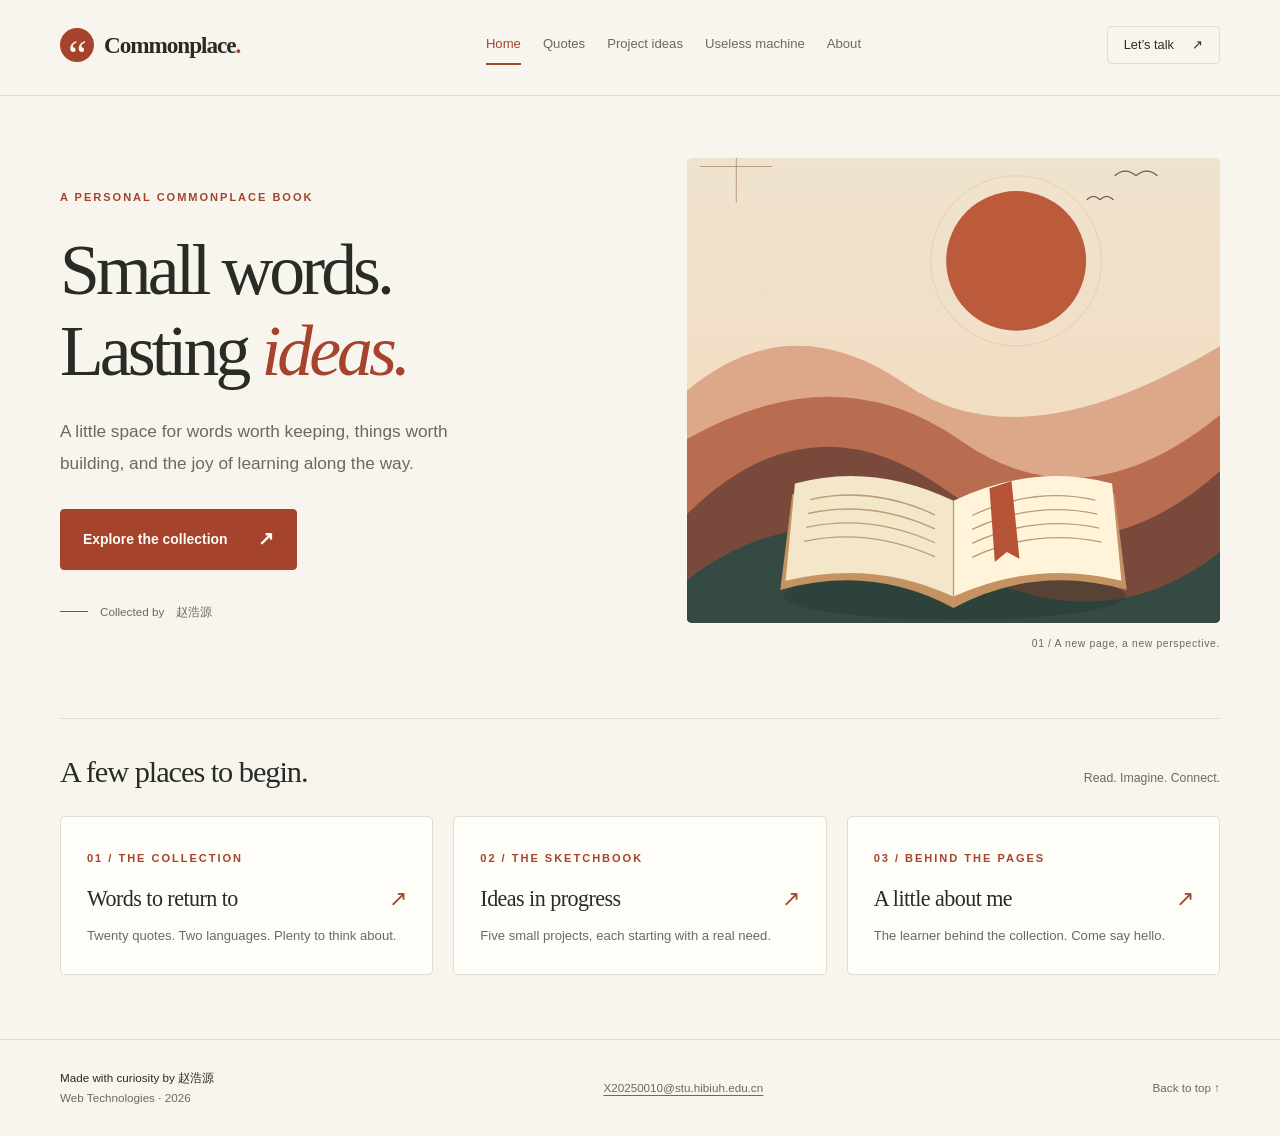
<file: index.html>
<!DOCTYPE html>
<html lang="en">
<head>
  <meta charset="UTF-8">
  <meta name="viewport" content="width=device-width, initial-scale=1.0">
  <meta name="description" content="A personal commonplace book by Zhao Haoyuan: quotes, ideas, and learning on the web.">
  <title>Home · 赵浩源</title>
  <link rel="icon" href="favicon-32.png" sizes="32x32" type="image/png">
  <link rel="apple-touch-icon" href="apple-touch-icon.png">
  <link rel="stylesheet" href="style.css">
</head>
<body>
  <a class="skip-link" href="#main-content">Skip to content</a>
  <header id="site-header"></header>
  <main id="main-content" tabindex="-1">
    <section class="hero" aria-labelledby="home-title">
      <div class="hero-copy">
        <p class="eyebrow">A personal commonplace book</p>
        <h1 id="home-title">Small words.<br>Lasting <em>ideas.</em></h1>
        <p class="intro">A little space for words worth keeping, things worth building, and the joy of learning along the way.</p>
        <a class="button" href="quotes.html">Explore the collection <span aria-hidden="true">↗</span></a>
        <p class="byline"><span class="small-rule" aria-hidden="true"></span> Collected by <span lang="zh">赵浩源</span></p>
      </div>
      <figure class="hero-art">
        <img src="images/hero.svg" width="800" height="880" alt="An original illustration of an open book, a rising sun, and terracotta hills beneath a pale sky">
        <figcaption>01 / A new page, a new perspective.</figcaption>
      </figure>
    </section>
    <section class="explore" aria-labelledby="explore-title">
      <div class="section-heading"><h2 id="explore-title">A few places to begin.</h2><p>Read. Imagine. Connect.</p></div>
      <div class="entry-grid">
        <a class="entry-card" href="quotes.html"><span class="eyebrow">01 / The collection</span><h3>Words to return to <span aria-hidden="true">↗</span></h3><p>Twenty quotes. Two languages. Plenty to think about.</p></a>
        <a class="entry-card" href="project.html"><span class="eyebrow">02 / The sketchbook</span><h3>Ideas in progress <span aria-hidden="true">↗</span></h3><p>Five small projects, each starting with a real need.</p></a>
        <a class="entry-card" href="about.html"><span class="eyebrow">03 / Behind the pages</span><h3>A little about me <span aria-hidden="true">↗</span></h3><p>The learner behind the collection. Come say hello.</p></a>
      </div>
    </section>
  </main>
  <footer id="site-footer"></footer>
  <noscript><p class="noscript">JavaScript is off. Explore <a href="index.html">Home</a>, <a href="quotes.html">Quotes</a>, <a href="project.html">Project ideas</a>, <a href="machine.html">Useless machine</a>, or <a href="about.html">About</a>. Quote interactions require JavaScript.</p></noscript>
  <script src="nav.js"></script>

</body>
</html>
</file>
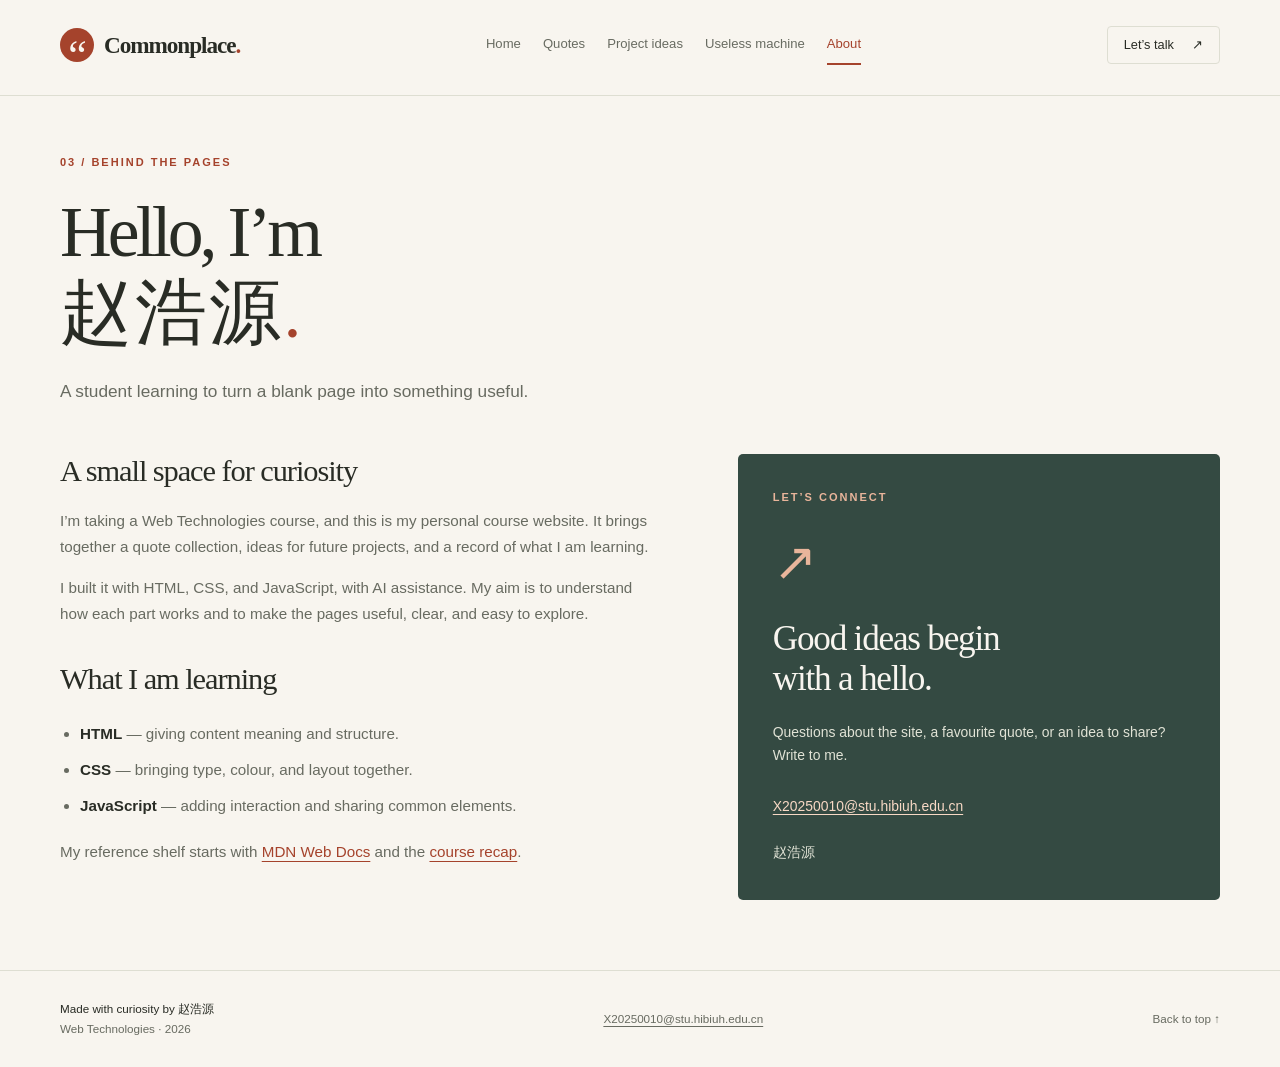
<file: about.html>
<!DOCTYPE html>
<html lang="en">
<head>
  <meta charset="UTF-8">
  <meta name="viewport" content="width=device-width, initial-scale=1.0">
  <meta name="description" content="Meet Zhao Haoyuan, the student behind Commonplace, and get in touch.">
  <title>About · 赵浩源</title>
  <link rel="icon" href="favicon-32.png" sizes="32x32" type="image/png">
  <link rel="apple-touch-icon" href="apple-touch-icon.png">
  <link rel="stylesheet" href="style.css">
</head>
<body>
  <a class="skip-link" href="#main-content">Skip to content</a>
  <header id="site-header"></header>
  <main id="main-content" tabindex="-1">
    <div class="page-intro">
      <p class="eyebrow">03 / Behind the pages</p>
      <h1>Hello, I’m<br><span lang="zh" class="chinese-name">赵浩源</span><span class="accent">.</span></h1>
      <p class="intro">A student learning to turn a blank page into something useful.</p>
    </div>
    <div class="about-layout">
      <div>
        <section class="about-section" aria-labelledby="story-title"><h2 id="story-title">A small space for curiosity</h2><p>I’m taking a Web Technologies course, and this is my personal course website. It brings together a quote collection, ideas for future projects, and a record of what I am learning.</p><p>I built it with HTML, CSS, and JavaScript, with AI assistance. My aim is to understand how each part works and to make the pages useful, clear, and easy to explore.</p></section>
        <section class="about-section" aria-labelledby="learning-title"><h2 id="learning-title">What I am learning</h2><ul class="learning-list"><li><strong>HTML</strong> — giving content meaning and structure.</li><li><strong>CSS</strong> — bringing type, colour, and layout together.</li><li><strong>JavaScript</strong> — adding interaction and sharing common elements.</li></ul><p>My reference shelf starts with <a href="https://developer.mozilla.org/en-US/docs/Learn_web_development">MDN Web Docs</a> and the <a href="https://webtech.landrock.io/slides/recap-2-4.html">course recap</a>.</p></section>
      </div>
      <section id="contact" class="contact-card" aria-labelledby="contact-title"><p class="eyebrow">Let’s connect</p><span class="contact-symbol" aria-hidden="true">↗</span><h2 id="contact-title">Good ideas begin<br>with a hello.</h2><p>Questions about the site, a favourite quote, or an idea to share? Write to me.</p><address><a href="mailto:X20250010@stu.hibiuh.edu.cn">X20250010@stu.hibiuh.edu.cn</a></address><p class="contact-name" lang="zh">赵浩源</p></section>
    </div>
  </main>
  <footer id="site-footer"></footer>
  <noscript><p class="noscript">JavaScript is off. Explore <a href="index.html">Home</a>, <a href="quotes.html">Quotes</a>, <a href="project.html">Project ideas</a>, <a href="machine.html">Useless machine</a>, or <a href="about.html">About</a>. Quote interactions require JavaScript.</p></noscript>
  <script src="nav.js"></script>

</body>
</html>
</file>
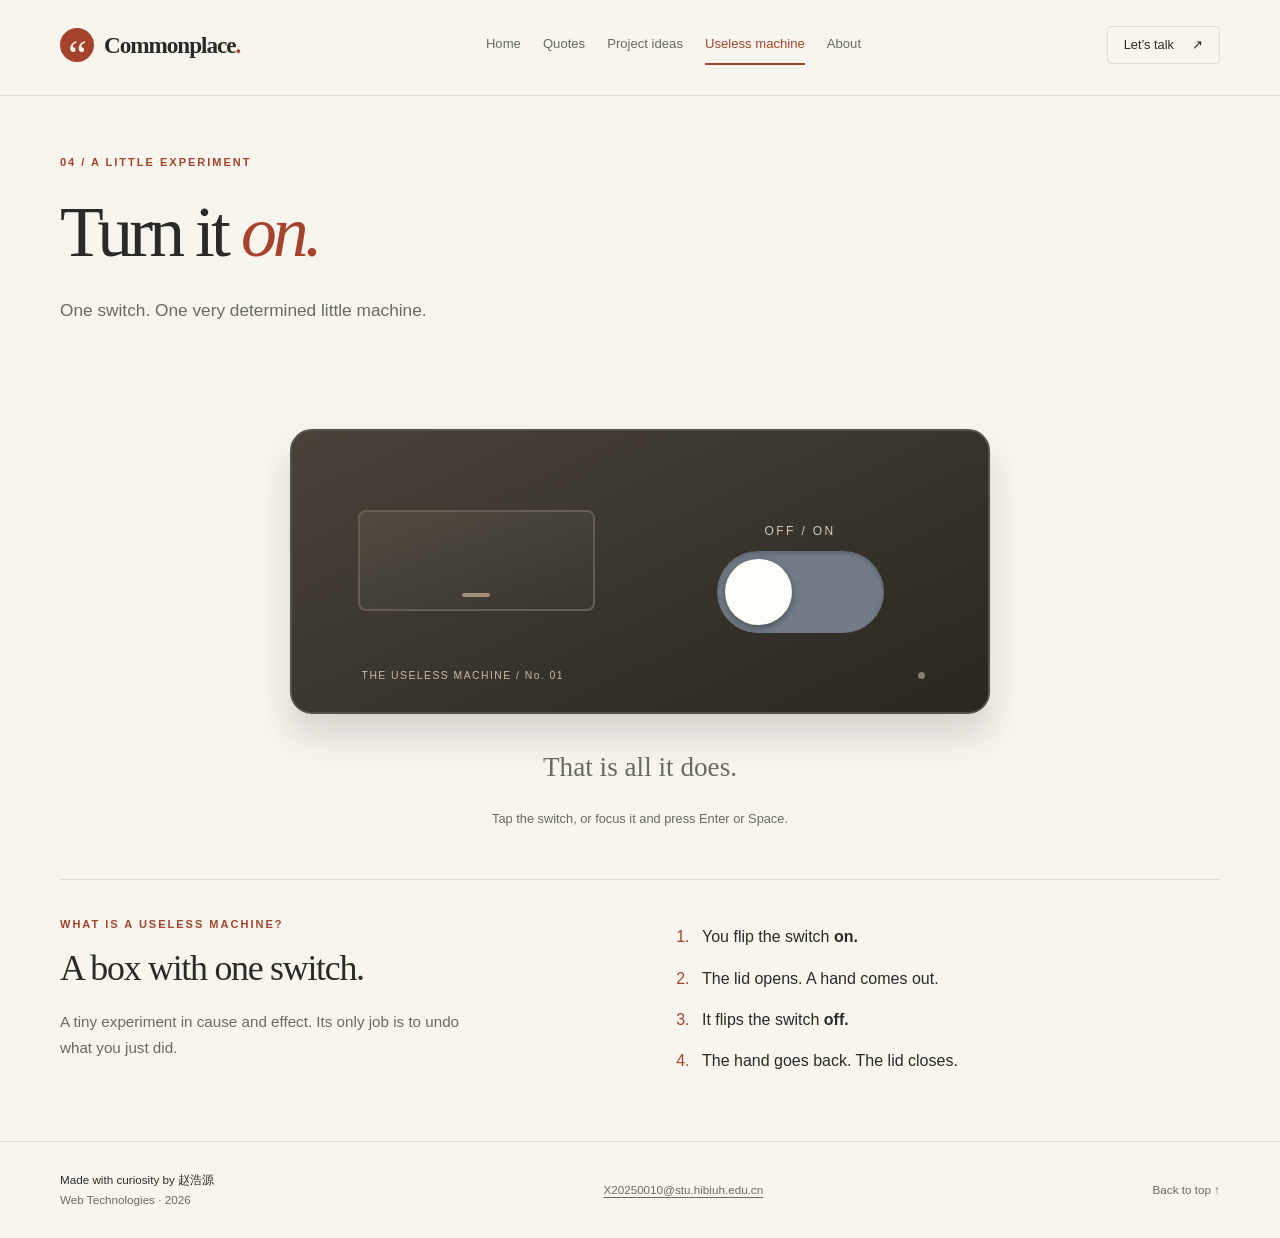
<file: machine.html>
<!DOCTYPE html>
<html lang="en">
<head>
  <meta charset="UTF-8">
  <meta name="viewport" content="width=device-width, initial-scale=1.0">
  <meta name="description" content="Turn it on. Watch a little hand turn it off. An interactive useless machine.">
  <title>Useless machine · 赵浩源</title>
  <link rel="icon" href="favicon-32.png" sizes="32x32" type="image/png">
  <link rel="apple-touch-icon" href="apple-touch-icon.png">
  <link rel="stylesheet" href="style.css">
</head>
<body>
  <a class="skip-link" href="#main-content">Skip to content</a>
  <header id="site-header"></header>
  <main id="main-content" tabindex="-1">
    <div class="page-intro">
      <p class="eyebrow">04 / A little experiment</p>
      <h1>Turn it <em>on.</em></h1>
      <p class="intro">One switch. One very determined little machine.</p>
    </div>
    <section class="machine-playground" aria-label="Interactive useless machine">
      <div class="machine" id="machine">
        <div class="machine-slot" aria-hidden="true"></div>
        <div class="machine-lid" aria-hidden="true"><span></span></div>
        <div class="machine-arm-window" aria-hidden="true">
          <svg class="machine-arm" viewBox="0 0 300 100" preserveAspectRatio="none" xmlns="http://www.w3.org/2000/svg">
            <path d="M0 43H145L168 23Q178 15 189 19L222 33H278Q295 33 295 44Q295 55 278 55H239L247 61Q254 70 244 76L231 81L207 85L180 77L151 64H0Z" fill="#e8b98c" stroke="#ba835a" stroke-width="3" stroke-linejoin="round"/>
            <path d="M212 40L239 54M204 54L231 67M195 65L219 77" fill="none" stroke="#ba835a" stroke-width="3" stroke-linecap="round"/>
            <path d="M0 39H118V69H0Z" fill="#a5432c"/>
            <path d="M116 39V69" stroke="#f8d9c5" stroke-width="6"/>
          </svg>
        </div>
        <div class="machine-switch-wrap">
          <span class="machine-switch-label" aria-hidden="true">OFF / ON</span>
          <button id="machine-switch" class="machine-switch" type="button" role="switch" aria-checked="false" aria-label="Turn on the useless machine" aria-describedby="machine-hint" disabled><span class="machine-knob" aria-hidden="true"></span></button>
        </div>
        <span class="machine-engraving" aria-hidden="true">THE USELESS MACHINE / No. 01</span>
        <span class="machine-light" aria-hidden="true"></span>
      </div>
      <p class="machine-status" id="machine-status" role="status" aria-live="polite" aria-atomic="true">That is all it does.</p>
      <p class="machine-hint" id="machine-hint">Tap the switch, or focus it and press Enter or Space.</p>
      <noscript><p>This machine needs JavaScript to move. Enable JavaScript and reload to try it.</p></noscript>
    </section>
    <section class="machine-explainer" aria-labelledby="machine-title">
      <div><p class="eyebrow">What is a useless machine?</p><h2 id="machine-title">A box with one switch.</h2><p>A tiny experiment in cause and effect. Its only job is to undo what you just did.</p></div>
      <ol><li>You flip the switch <strong>on.</strong></li><li>The lid opens. A hand comes out.</li><li>It flips the switch <strong>off.</strong></li><li>The hand goes back. The lid closes.</li></ol>
    </section>
  </main>
  <footer id="site-footer"></footer>
  <noscript><p class="noscript">JavaScript is off. Explore <a href="index.html">Home</a>, <a href="quotes.html">Quotes</a>, <a href="project.html">Project ideas</a>, <a href="machine.html">Useless machine</a>, or <a href="about.html">About</a>.</p></noscript>
  <script src="nav.js"></script>
  <script src="machine.js"></script>
</body>
</html>
</file>
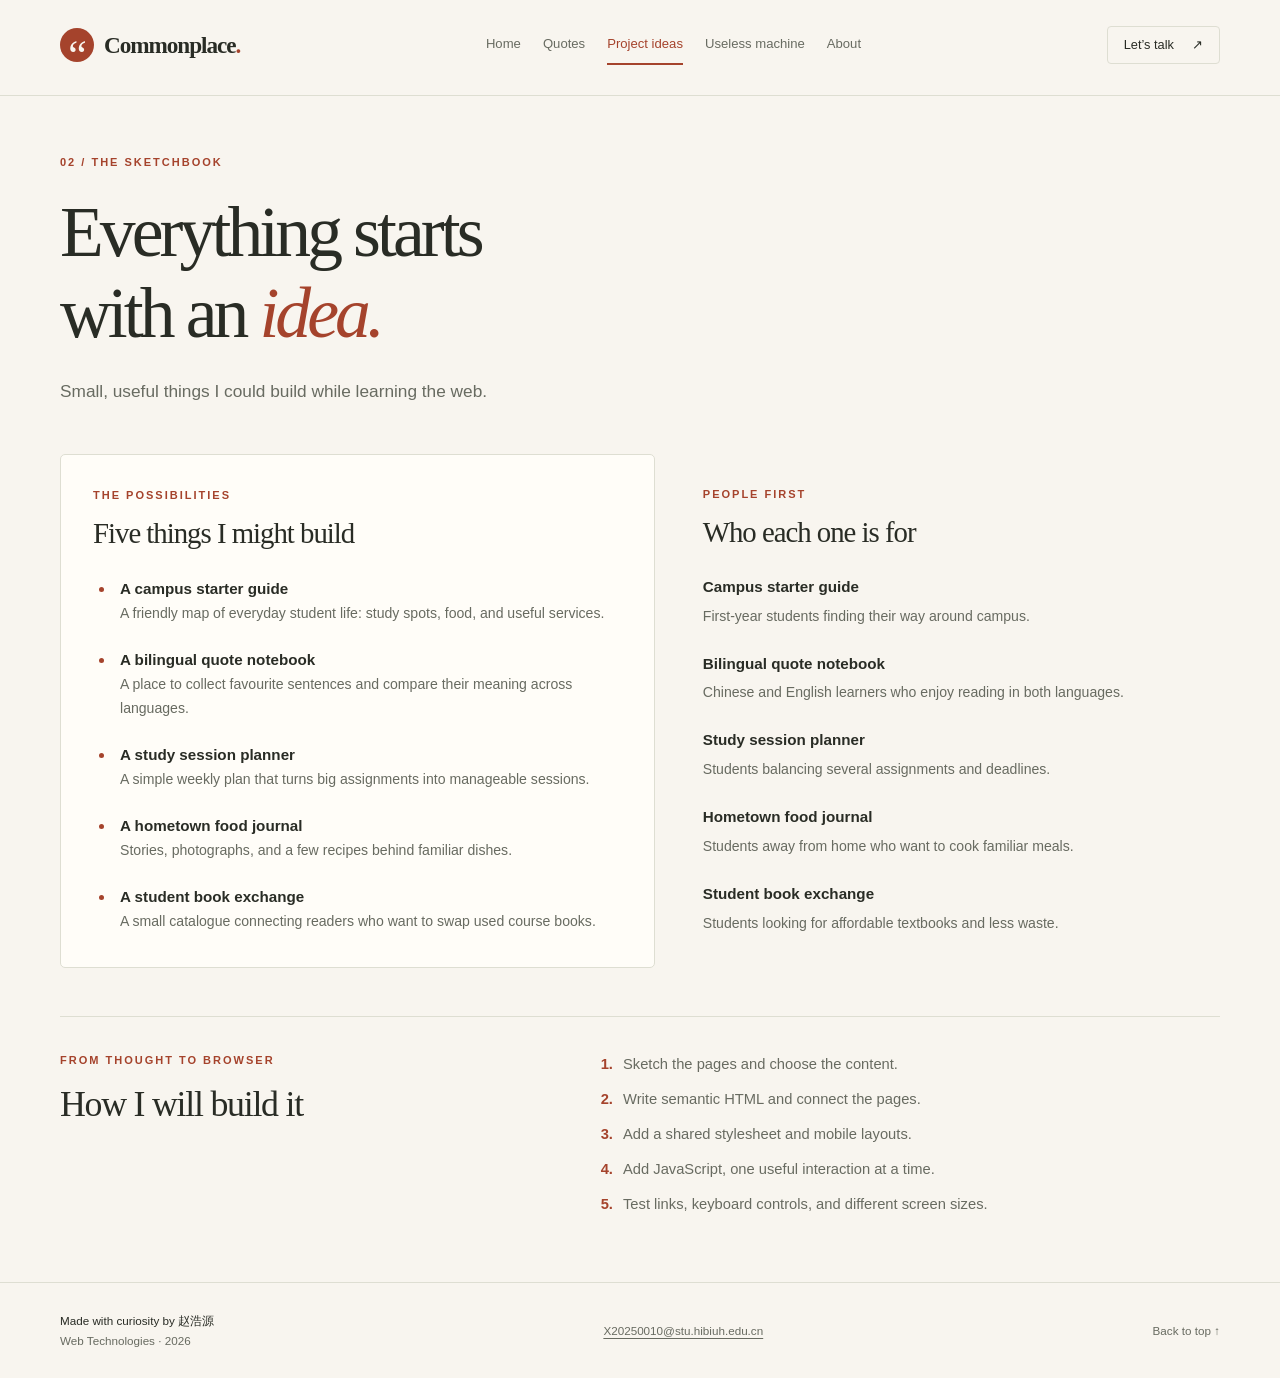
<file: project.html>
<!DOCTYPE html>
<html lang="en">
<head>
  <meta charset="UTF-8">
  <meta name="viewport" content="width=device-width, initial-scale=1.0">
  <meta name="description" content="Five practical website ideas, their audiences, and a simple plan to build them.">
  <title>Project ideas · 赵浩源</title>
  <link rel="icon" href="favicon-32.png" sizes="32x32" type="image/png">
  <link rel="apple-touch-icon" href="apple-touch-icon.png">
  <link rel="stylesheet" href="style.css">
</head>
<body>
  <a class="skip-link" href="#main-content">Skip to content</a>
  <header id="site-header"></header>
  <main id="main-content" tabindex="-1">
    <div class="page-intro">
      <p class="eyebrow">02 / The sketchbook</p>
      <h1>Everything starts<br>with an <em>idea.</em></h1>
      <p class="intro">Small, useful things I could build while learning the web.</p>
    </div>
    <div class="project-layout">
      <section class="paper-panel" aria-labelledby="ideas-title">
        <p class="eyebrow">The possibilities</p><h2 id="ideas-title">Five things I might build</h2>
        <ul class="idea-list">
          <li><strong>A campus starter guide</strong><p>A friendly map of everyday student life: study spots, food, and useful services.</p></li>
          <li><strong>A bilingual quote notebook</strong><p>A place to collect favourite sentences and compare their meaning across languages.</p></li>
          <li><strong>A study session planner</strong><p>A simple weekly plan that turns big assignments into manageable sessions.</p></li>
          <li><strong>A hometown food journal</strong><p>Stories, photographs, and a few recipes behind familiar dishes.</p></li>
          <li><strong>A student book exchange</strong><p>A small catalogue connecting readers who want to swap used course books.</p></li>
        </ul>
      </section>
      <section class="audience-panel" aria-labelledby="audience-title">
        <p class="eyebrow">People first</p><h2 id="audience-title">Who each one is for</h2>
        <dl>
          <dt>Campus starter guide</dt><dd>First-year students finding their way around campus.</dd>
          <dt>Bilingual quote notebook</dt><dd>Chinese and English learners who enjoy reading in both languages.</dd>
          <dt>Study session planner</dt><dd>Students balancing several assignments and deadlines.</dd>
          <dt>Hometown food journal</dt><dd>Students away from home who want to cook familiar meals.</dd>
          <dt>Student book exchange</dt><dd>Students looking for affordable textbooks and less waste.</dd>
        </dl>
      </section>
    </div>
    <section class="build-plan" aria-labelledby="plan-title"><div><p class="eyebrow">From thought to browser</p><h2 id="plan-title">How I will build it</h2></div><ol><li>Sketch the pages and choose the content.</li><li>Write semantic HTML and connect the pages.</li><li>Add a shared stylesheet and mobile layouts.</li><li>Add JavaScript, one useful interaction at a time.</li><li>Test links, keyboard controls, and different screen sizes.</li></ol></section>
  </main>
  <footer id="site-footer"></footer>
  <noscript><p class="noscript">JavaScript is off. Explore <a href="index.html">Home</a>, <a href="quotes.html">Quotes</a>, <a href="project.html">Project ideas</a>, <a href="machine.html">Useless machine</a>, or <a href="about.html">About</a>. Quote interactions require JavaScript.</p></noscript>
  <script src="nav.js"></script>

</body>
</html>
</file>
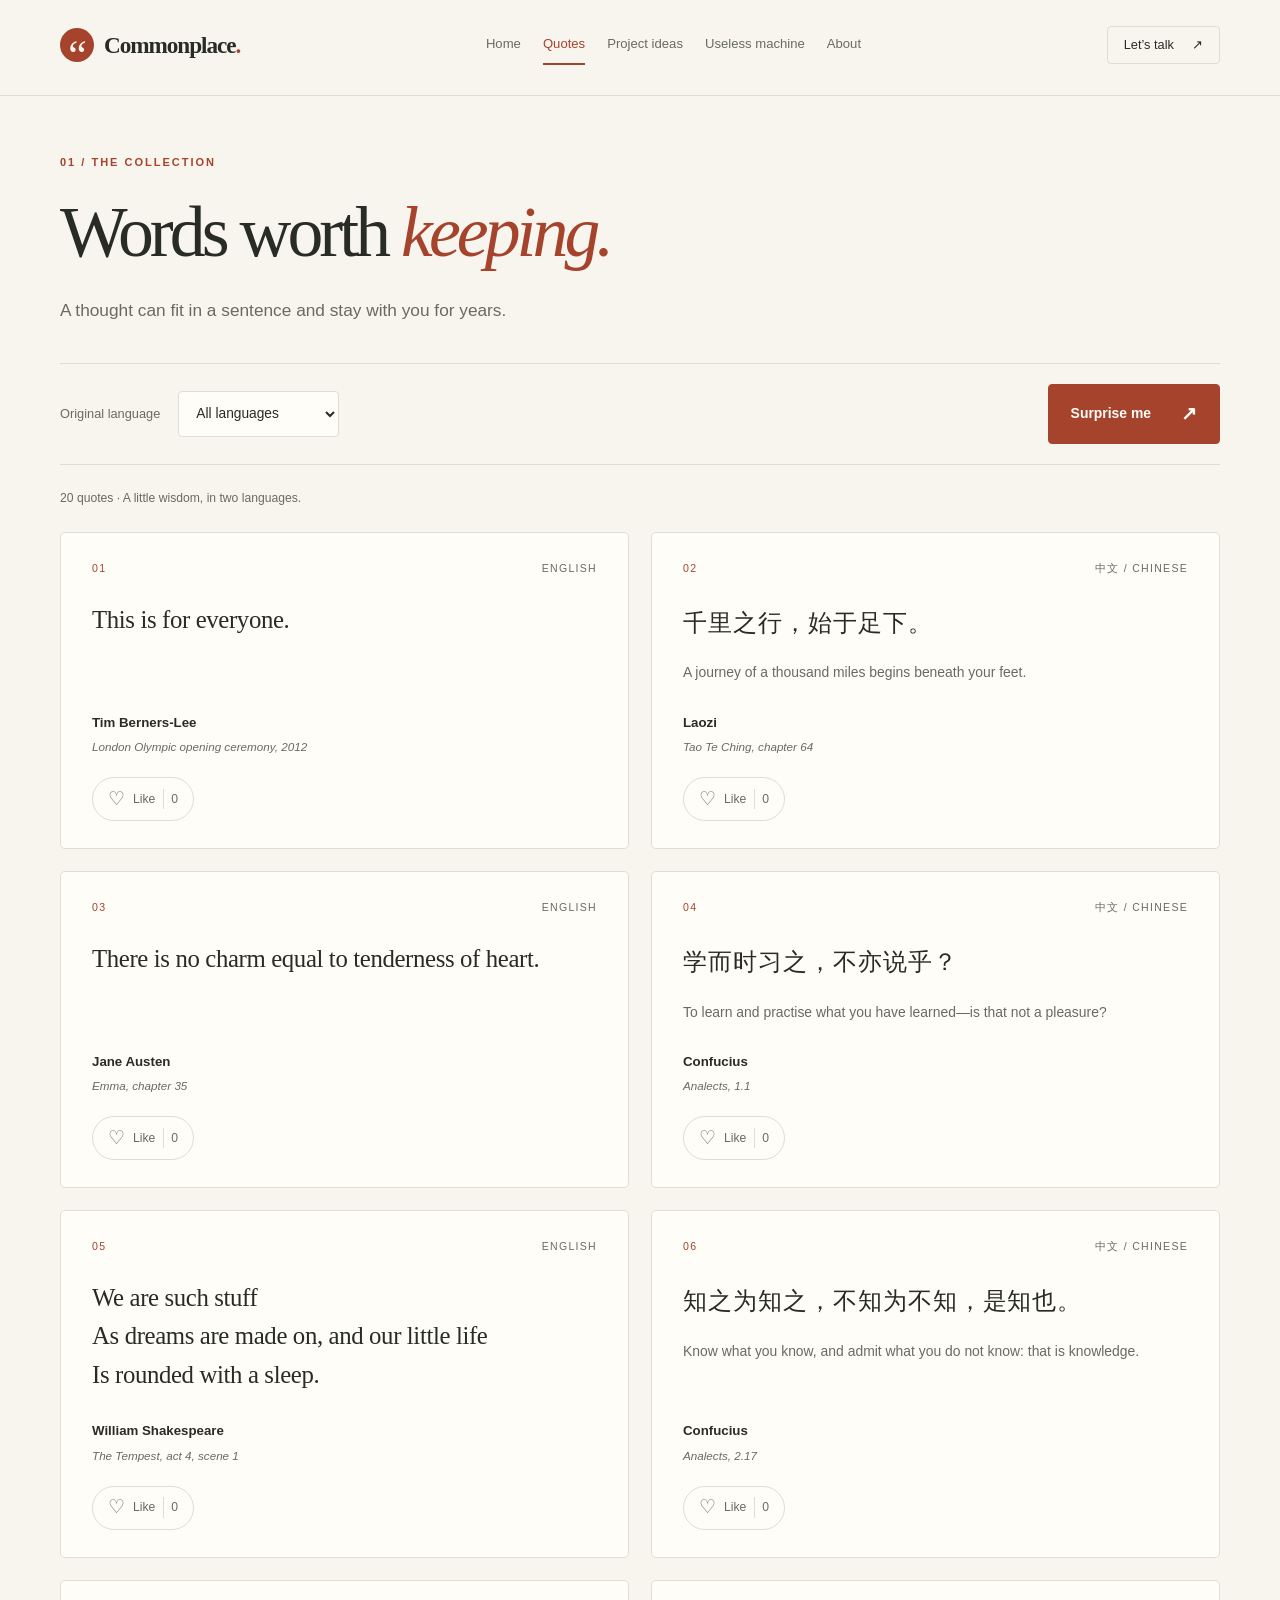
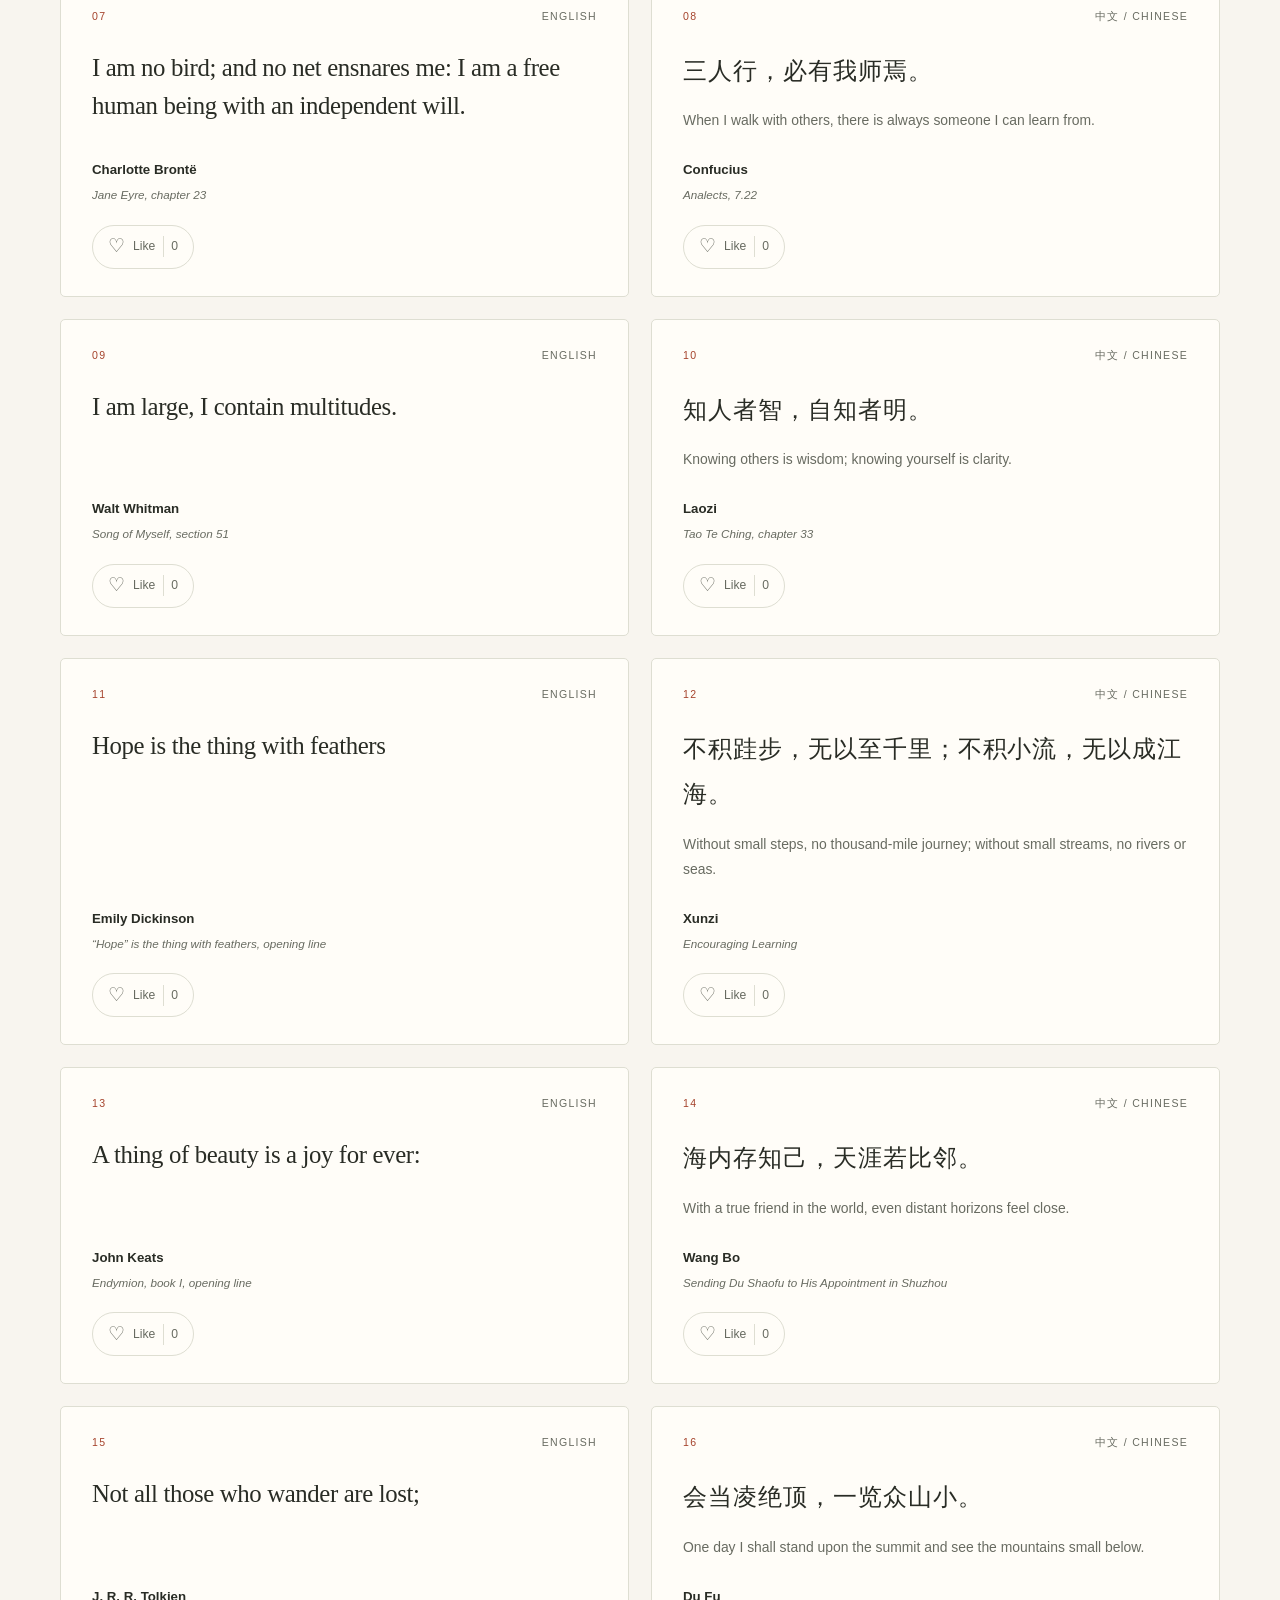
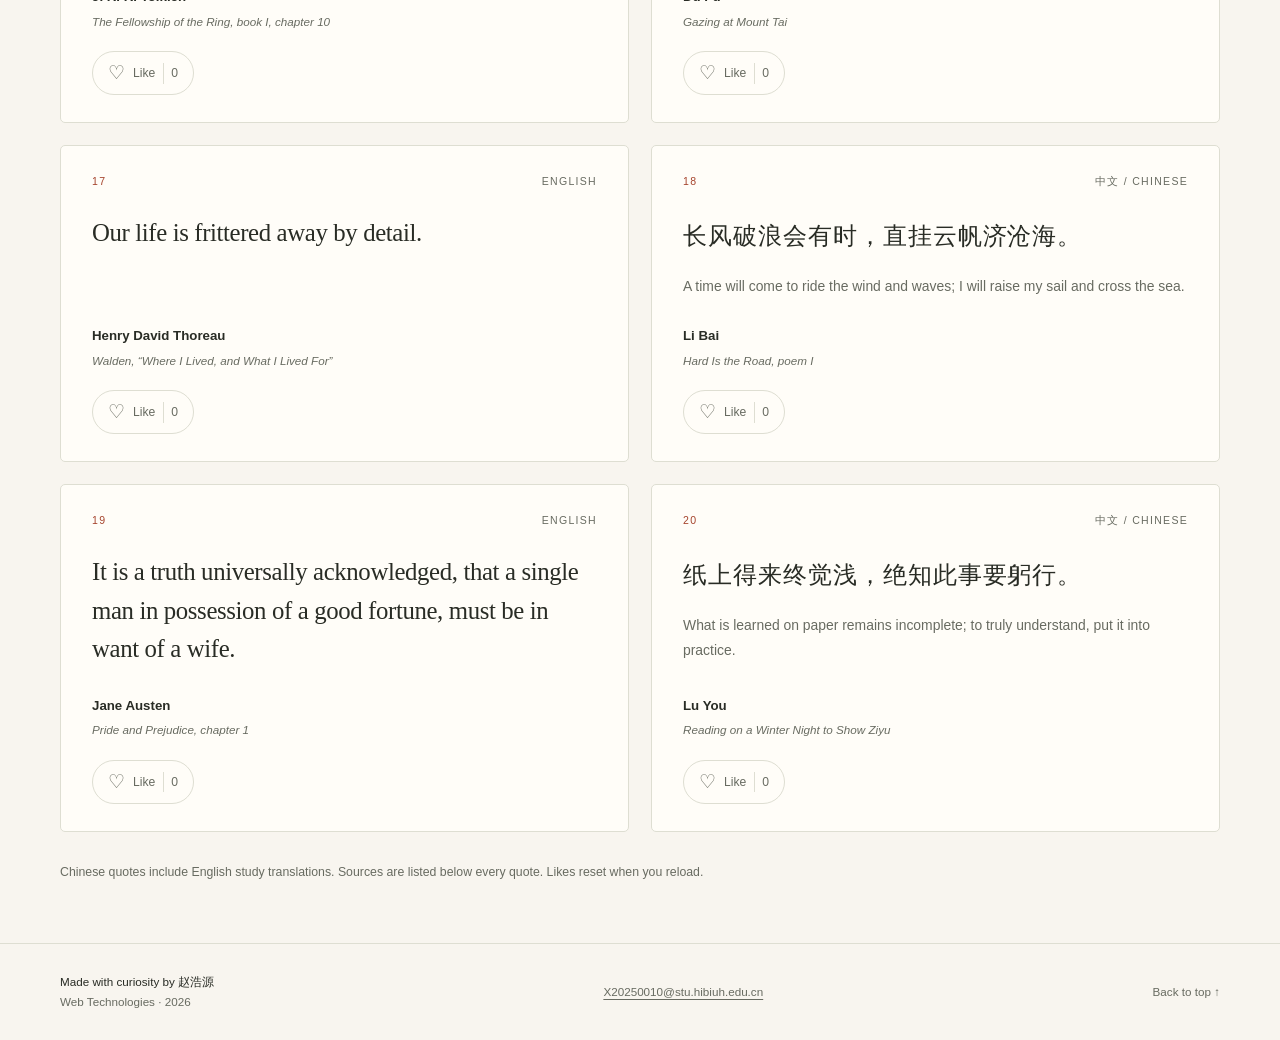
<file: quotes.html>
<!DOCTYPE html>
<html lang="en">
<head>
  <meta charset="UTF-8">
  <meta name="viewport" content="width=device-width, initial-scale=1.0">
  <meta name="description" content="Twenty sourced quotes in English and Chinese. Filter by language, like your favourites, or discover a random quote.">
  <title>Quotes · 赵浩源</title>
  <link rel="icon" href="favicon-32.png" sizes="32x32" type="image/png">
  <link rel="apple-touch-icon" href="apple-touch-icon.png">
  <link rel="stylesheet" href="style.css">
</head>
<body>
  <a class="skip-link" href="#main-content">Skip to content</a>
  <header id="site-header"></header>
  <main id="main-content" tabindex="-1">
    <div class="page-intro">
      <p class="eyebrow">01 / The collection</p>
      <h1>Words worth <em>keeping.</em></h1>
      <p class="intro">A thought can fit in a sentence and stay with you for years.</p>
    </div>
    <div class="quote-toolbar">
      <div class="filter-control"><label for="language-filter">Original language</label><select id="language-filter" disabled><option value="all">All languages</option><option value="en">English</option><option value="zh">中文 / Chinese</option></select></div>
      <button class="button" id="random-quote" type="button" disabled>Surprise me <span aria-hidden="true">↗</span></button>
    </div>
    <p id="quote-status" class="collection-count" role="status" aria-live="polite" aria-atomic="true">20 quotes · A little wisdom, in two languages.</p>
    <div class="quote-grid">
      <article class="quote" data-language="en" id="quote-1" aria-label="Quote 1 by Tim Berners-Lee" tabindex="-1">
        <div class="quote-meta"><span>01</span><span>English</span></div>
        <blockquote>
          <p lang="en">This is for everyone.</p>
        </blockquote>
        <footer><span class="author">Tim Berners-Lee</span><cite class="source">London Olympic opening ceremony, 2012</cite></footer>
        <button class="like-button" type="button" aria-label="Like quote 1 by Tim Berners-Lee" aria-pressed="false" disabled><span class="heart" aria-hidden="true">♡</span> <span class="like-label">Like</span> <span class="like-count">0</span></button>
      </article>
      <article class="quote" data-language="zh" id="quote-2" aria-label="Quote 2 by Laozi" tabindex="-1">
        <div class="quote-meta"><span>02</span><span>中文 / Chinese</span></div>
        <blockquote>
          <p lang="zh">千里之行，始于足下。</p>
          <p class="translation">A journey of a thousand miles begins beneath your feet.</p>
        </blockquote>
        <footer><span class="author">Laozi</span><cite class="source">Tao Te Ching, chapter 64</cite></footer>
        <button class="like-button" type="button" aria-label="Like quote 2 by Laozi" aria-pressed="false" disabled><span class="heart" aria-hidden="true">♡</span> <span class="like-label">Like</span> <span class="like-count">0</span></button>
      </article>
      <article class="quote" data-language="en" id="quote-3" aria-label="Quote 3 by Jane Austen" tabindex="-1">
        <div class="quote-meta"><span>03</span><span>English</span></div>
        <blockquote>
          <p lang="en">There is no charm equal to tenderness of heart.</p>
        </blockquote>
        <footer><span class="author">Jane Austen</span><cite class="source">Emma, chapter 35</cite></footer>
        <button class="like-button" type="button" aria-label="Like quote 3 by Jane Austen" aria-pressed="false" disabled><span class="heart" aria-hidden="true">♡</span> <span class="like-label">Like</span> <span class="like-count">0</span></button>
      </article>
      <article class="quote" data-language="zh" id="quote-4" aria-label="Quote 4 by Confucius" tabindex="-1">
        <div class="quote-meta"><span>04</span><span>中文 / Chinese</span></div>
        <blockquote>
          <p lang="zh">学而时习之，不亦说乎？</p>
          <p class="translation">To learn and practise what you have learned—is that not a pleasure?</p>
        </blockquote>
        <footer><span class="author">Confucius</span><cite class="source">Analects, 1.1</cite></footer>
        <button class="like-button" type="button" aria-label="Like quote 4 by Confucius" aria-pressed="false" disabled><span class="heart" aria-hidden="true">♡</span> <span class="like-label">Like</span> <span class="like-count">0</span></button>
      </article>
      <article class="quote" data-language="en" id="quote-5" aria-label="Quote 5 by William Shakespeare" tabindex="-1">
        <div class="quote-meta"><span>05</span><span>English</span></div>
        <blockquote>
          <p lang="en">We are such stuff
As dreams are made on, and our little life
Is rounded with a sleep.</p>
        </blockquote>
        <footer><span class="author">William Shakespeare</span><cite class="source">The Tempest, act 4, scene 1</cite></footer>
        <button class="like-button" type="button" aria-label="Like quote 5 by William Shakespeare" aria-pressed="false" disabled><span class="heart" aria-hidden="true">♡</span> <span class="like-label">Like</span> <span class="like-count">0</span></button>
      </article>
      <article class="quote" data-language="zh" id="quote-6" aria-label="Quote 6 by Confucius" tabindex="-1">
        <div class="quote-meta"><span>06</span><span>中文 / Chinese</span></div>
        <blockquote>
          <p lang="zh">知之为知之，不知为不知，是知也。</p>
          <p class="translation">Know what you know, and admit what you do not know: that is knowledge.</p>
        </blockquote>
        <footer><span class="author">Confucius</span><cite class="source">Analects, 2.17</cite></footer>
        <button class="like-button" type="button" aria-label="Like quote 6 by Confucius" aria-pressed="false" disabled><span class="heart" aria-hidden="true">♡</span> <span class="like-label">Like</span> <span class="like-count">0</span></button>
      </article>
      <article class="quote" data-language="en" id="quote-7" aria-label="Quote 7 by Charlotte Brontë" tabindex="-1">
        <div class="quote-meta"><span>07</span><span>English</span></div>
        <blockquote>
          <p lang="en">I am no bird; and no net ensnares me: I am a free human being with an independent will.</p>
        </blockquote>
        <footer><span class="author">Charlotte Brontë</span><cite class="source">Jane Eyre, chapter 23</cite></footer>
        <button class="like-button" type="button" aria-label="Like quote 7 by Charlotte Brontë" aria-pressed="false" disabled><span class="heart" aria-hidden="true">♡</span> <span class="like-label">Like</span> <span class="like-count">0</span></button>
      </article>
      <article class="quote" data-language="zh" id="quote-8" aria-label="Quote 8 by Confucius" tabindex="-1">
        <div class="quote-meta"><span>08</span><span>中文 / Chinese</span></div>
        <blockquote>
          <p lang="zh">三人行，必有我师焉。</p>
          <p class="translation">When I walk with others, there is always someone I can learn from.</p>
        </blockquote>
        <footer><span class="author">Confucius</span><cite class="source">Analects, 7.22</cite></footer>
        <button class="like-button" type="button" aria-label="Like quote 8 by Confucius" aria-pressed="false" disabled><span class="heart" aria-hidden="true">♡</span> <span class="like-label">Like</span> <span class="like-count">0</span></button>
      </article>
      <article class="quote" data-language="en" id="quote-9" aria-label="Quote 9 by Walt Whitman" tabindex="-1">
        <div class="quote-meta"><span>09</span><span>English</span></div>
        <blockquote>
          <p lang="en">I am large, I contain multitudes.</p>
        </blockquote>
        <footer><span class="author">Walt Whitman</span><cite class="source">Song of Myself, section 51</cite></footer>
        <button class="like-button" type="button" aria-label="Like quote 9 by Walt Whitman" aria-pressed="false" disabled><span class="heart" aria-hidden="true">♡</span> <span class="like-label">Like</span> <span class="like-count">0</span></button>
      </article>
      <article class="quote" data-language="zh" id="quote-10" aria-label="Quote 10 by Laozi" tabindex="-1">
        <div class="quote-meta"><span>10</span><span>中文 / Chinese</span></div>
        <blockquote>
          <p lang="zh">知人者智，自知者明。</p>
          <p class="translation">Knowing others is wisdom; knowing yourself is clarity.</p>
        </blockquote>
        <footer><span class="author">Laozi</span><cite class="source">Tao Te Ching, chapter 33</cite></footer>
        <button class="like-button" type="button" aria-label="Like quote 10 by Laozi" aria-pressed="false" disabled><span class="heart" aria-hidden="true">♡</span> <span class="like-label">Like</span> <span class="like-count">0</span></button>
      </article>
      <article class="quote" data-language="en" id="quote-11" aria-label="Quote 11 by Emily Dickinson" tabindex="-1">
        <div class="quote-meta"><span>11</span><span>English</span></div>
        <blockquote>
          <p lang="en">Hope is the thing with feathers</p>
        </blockquote>
        <footer><span class="author">Emily Dickinson</span><cite class="source">“Hope” is the thing with feathers, opening line</cite></footer>
        <button class="like-button" type="button" aria-label="Like quote 11 by Emily Dickinson" aria-pressed="false" disabled><span class="heart" aria-hidden="true">♡</span> <span class="like-label">Like</span> <span class="like-count">0</span></button>
      </article>
      <article class="quote" data-language="zh" id="quote-12" aria-label="Quote 12 by Xunzi" tabindex="-1">
        <div class="quote-meta"><span>12</span><span>中文 / Chinese</span></div>
        <blockquote>
          <p lang="zh">不积跬步，无以至千里；不积小流，无以成江海。</p>
          <p class="translation">Without small steps, no thousand-mile journey; without small streams, no rivers or seas.</p>
        </blockquote>
        <footer><span class="author">Xunzi</span><cite class="source">Encouraging Learning</cite></footer>
        <button class="like-button" type="button" aria-label="Like quote 12 by Xunzi" aria-pressed="false" disabled><span class="heart" aria-hidden="true">♡</span> <span class="like-label">Like</span> <span class="like-count">0</span></button>
      </article>
      <article class="quote" data-language="en" id="quote-13" aria-label="Quote 13 by John Keats" tabindex="-1">
        <div class="quote-meta"><span>13</span><span>English</span></div>
        <blockquote>
          <p lang="en">A thing of beauty is a joy for ever:</p>
        </blockquote>
        <footer><span class="author">John Keats</span><cite class="source">Endymion, book I, opening line</cite></footer>
        <button class="like-button" type="button" aria-label="Like quote 13 by John Keats" aria-pressed="false" disabled><span class="heart" aria-hidden="true">♡</span> <span class="like-label">Like</span> <span class="like-count">0</span></button>
      </article>
      <article class="quote" data-language="zh" id="quote-14" aria-label="Quote 14 by Wang Bo" tabindex="-1">
        <div class="quote-meta"><span>14</span><span>中文 / Chinese</span></div>
        <blockquote>
          <p lang="zh">海内存知己，天涯若比邻。</p>
          <p class="translation">With a true friend in the world, even distant horizons feel close.</p>
        </blockquote>
        <footer><span class="author">Wang Bo</span><cite class="source">Sending Du Shaofu to His Appointment in Shuzhou</cite></footer>
        <button class="like-button" type="button" aria-label="Like quote 14 by Wang Bo" aria-pressed="false" disabled><span class="heart" aria-hidden="true">♡</span> <span class="like-label">Like</span> <span class="like-count">0</span></button>
      </article>
      <article class="quote" data-language="en" id="quote-15" aria-label="Quote 15 by J. R. R. Tolkien" tabindex="-1">
        <div class="quote-meta"><span>15</span><span>English</span></div>
        <blockquote>
          <p lang="en">Not all those who wander are lost;</p>
        </blockquote>
        <footer><span class="author">J. R. R. Tolkien</span><cite class="source">The Fellowship of the Ring, book I, chapter 10</cite></footer>
        <button class="like-button" type="button" aria-label="Like quote 15 by J. R. R. Tolkien" aria-pressed="false" disabled><span class="heart" aria-hidden="true">♡</span> <span class="like-label">Like</span> <span class="like-count">0</span></button>
      </article>
      <article class="quote" data-language="zh" id="quote-16" aria-label="Quote 16 by Du Fu" tabindex="-1">
        <div class="quote-meta"><span>16</span><span>中文 / Chinese</span></div>
        <blockquote>
          <p lang="zh">会当凌绝顶，一览众山小。</p>
          <p class="translation">One day I shall stand upon the summit and see the mountains small below.</p>
        </blockquote>
        <footer><span class="author">Du Fu</span><cite class="source">Gazing at Mount Tai</cite></footer>
        <button class="like-button" type="button" aria-label="Like quote 16 by Du Fu" aria-pressed="false" disabled><span class="heart" aria-hidden="true">♡</span> <span class="like-label">Like</span> <span class="like-count">0</span></button>
      </article>
      <article class="quote" data-language="en" id="quote-17" aria-label="Quote 17 by Henry David Thoreau" tabindex="-1">
        <div class="quote-meta"><span>17</span><span>English</span></div>
        <blockquote>
          <p lang="en">Our life is frittered away by detail.</p>
        </blockquote>
        <footer><span class="author">Henry David Thoreau</span><cite class="source">Walden, “Where I Lived, and What I Lived For”</cite></footer>
        <button class="like-button" type="button" aria-label="Like quote 17 by Henry David Thoreau" aria-pressed="false" disabled><span class="heart" aria-hidden="true">♡</span> <span class="like-label">Like</span> <span class="like-count">0</span></button>
      </article>
      <article class="quote" data-language="zh" id="quote-18" aria-label="Quote 18 by Li Bai" tabindex="-1">
        <div class="quote-meta"><span>18</span><span>中文 / Chinese</span></div>
        <blockquote>
          <p lang="zh">长风破浪会有时，直挂云帆济沧海。</p>
          <p class="translation">A time will come to ride the wind and waves; I will raise my sail and cross the sea.</p>
        </blockquote>
        <footer><span class="author">Li Bai</span><cite class="source">Hard Is the Road, poem I</cite></footer>
        <button class="like-button" type="button" aria-label="Like quote 18 by Li Bai" aria-pressed="false" disabled><span class="heart" aria-hidden="true">♡</span> <span class="like-label">Like</span> <span class="like-count">0</span></button>
      </article>
      <article class="quote" data-language="en" id="quote-19" aria-label="Quote 19 by Jane Austen" tabindex="-1">
        <div class="quote-meta"><span>19</span><span>English</span></div>
        <blockquote>
          <p lang="en">It is a truth universally acknowledged, that a single man in possession of a good fortune, must be in want of a wife.</p>
        </blockquote>
        <footer><span class="author">Jane Austen</span><cite class="source">Pride and Prejudice, chapter 1</cite></footer>
        <button class="like-button" type="button" aria-label="Like quote 19 by Jane Austen" aria-pressed="false" disabled><span class="heart" aria-hidden="true">♡</span> <span class="like-label">Like</span> <span class="like-count">0</span></button>
      </article>
      <article class="quote" data-language="zh" id="quote-20" aria-label="Quote 20 by Lu You" tabindex="-1">
        <div class="quote-meta"><span>20</span><span>中文 / Chinese</span></div>
        <blockquote>
          <p lang="zh">纸上得来终觉浅，绝知此事要躬行。</p>
          <p class="translation">What is learned on paper remains incomplete; to truly understand, put it into practice.</p>
        </blockquote>
        <footer><span class="author">Lu You</span><cite class="source">Reading on a Winter Night to Show Ziyu</cite></footer>
        <button class="like-button" type="button" aria-label="Like quote 20 by Lu You" aria-pressed="false" disabled><span class="heart" aria-hidden="true">♡</span> <span class="like-label">Like</span> <span class="like-count">0</span></button>
      </article>
    </div>
    <p class="collection-note">Chinese quotes include English study translations. Sources are listed below every quote. Likes reset when you reload.</p>
  </main>
  <footer id="site-footer"></footer>
  <noscript><p class="noscript">JavaScript is off. Explore <a href="index.html">Home</a>, <a href="quotes.html">Quotes</a>, <a href="project.html">Project ideas</a>, <a href="machine.html">Useless machine</a>, or <a href="about.html">About</a>. Quote interactions require JavaScript.</p></noscript>
  <script src="nav.js"></script>
  <script src="likes.js"></script>
  <script src="quotes.js"></script>
</body>
</html>
</file>
<file: style.css>
/* Shared palette, type, and box model for all four pages. */
:root {
  --paper: #f8f5ef;
  --card: #fffdf8;
  --ink: #292c25;
  --muted: #686b61;
  --accent: #a5432c;
  --line: #deded2;
  --green: #344a42;
}
* { box-sizing: border-box; }
html { scroll-behavior: smooth; }
body { margin: 0; background: var(--paper); color: var(--ink); font: 16px/1.7 "Segoe UI", "Microsoft YaHei", sans-serif; }
a { color: var(--accent); text-underline-offset: .24em; }
button, select { font: inherit; }
button, a, select { -webkit-tap-highlight-color: transparent; }
button { cursor: pointer; }
button:disabled, select:disabled { cursor: default; opacity: .55; }
a:focus-visible, button:focus-visible, select:focus-visible, .quote:focus-visible { outline: 3px solid var(--accent); outline-offset: 5px; }
[hidden] { display: none !important; }
img { max-width: 100%; display: block; }
h1, h2, h3, p, figure { margin: 0; }
h1, h2, h3 { line-height: 1.13; font-family: Georgia, "Times New Roman", "SimSun", serif; font-weight: 400; }
h1 { font-size: clamp(2.9rem, 5.6vw, 5.3rem); letter-spacing: -.055em; }
h2 { font-size: clamp(1.8rem, 2.8vw, 2.5rem); letter-spacing: -.035em; }
h3 { font-size: 1.65rem; letter-spacing: -.025em; }
h1 em, .accent { color: var(--accent); }
p + p { margin-top: 1em; }
main { max-width: 1240px; padding: 0 40px; margin: 0 auto; }
main:focus { outline: none; }
.eyebrow { font: 600 .69rem/1.6 "Segoe UI", sans-serif; text-transform: uppercase; letter-spacing: .18em; color: var(--accent); }
.intro { max-width: 35rem; color: var(--muted); font-size: 1.08rem; line-height: 1.85; }
.muted { color: var(--muted); }
.skip-link { position: fixed; top: -100px; left: 20px; padding: 12px 20px; background: var(--card); z-index: 10; }
.skip-link:focus { top: 12px; }
.button { display: inline-flex; align-items: center; justify-content: center; gap: 30px; background: var(--accent); color: #fffdf8; border: 1px solid var(--accent); padding: 13px 22px; border-radius: 4px; font-size: .87rem; font-weight: 600; text-decoration: none; min-height: 48px; }
.button:hover { background: #873520; }
.button span { font-size: 1.2rem; }

/* nav.html is loaded into this header by nav.js. */
#site-header { border-bottom: 1px solid var(--line); min-height: 96px; }
nav { max-width: 1240px; margin: auto; padding: 25px 40px; display: flex; gap: 28px; align-items: center; }
nav a { text-decoration: none; }
.logo { display: inline-flex; align-items: center; color: var(--ink); font: 600 1.45rem Georgia, serif; letter-spacing: -.045em; white-space: nowrap; }
.logo-dot { color: var(--accent); }
.logo-mark { display: inline-grid; place-items: center; width: 34px; height: 34px; margin-right: 10px; background: var(--accent); border-radius: 50%; color: var(--paper); font: 2.6rem/1.3 Georgia, serif; }
.links { display: flex; align-items: center; justify-content: center; gap: 27px; padding: 0; margin: 0 auto; list-style: none; }
.links a { display: block; padding: 8px 0; font-size: .82rem; color: var(--muted); border-bottom: 2px solid transparent; }
.links a:hover, .links a[aria-current="page"] { color: var(--accent); border-bottom-color: var(--accent); }
.action { display: inline-flex; gap: 18px; padding: 7px 16px; border: 1px solid var(--line); border-radius: 4px; color: var(--ink); font-size: .8rem; white-space: nowrap; }
.action:hover { border-color: var(--accent); color: var(--accent); }

/* Home: two columns, followed by three genuine links to the other pages. */
.hero { display: grid; grid-template-columns: 1.05fr 1fr; gap: 68px; align-items: center; padding: 62px 0 65px; }
.hero h1 { margin: 24px 0; }
.hero .intro { max-width: 27rem; }
.hero .button { margin-top: 29px; }
.byline { display: flex; align-items: center; gap: 12px; margin-top: 32px; color: var(--muted); font-size: .73rem; }
.small-rule { width: 28px; height: 1px; background: var(--accent); }
.hero-art img { width: 100%; height: 465px; object-fit: cover; border-radius: 5px; }
.hero-art figcaption { margin-top: 12px; color: var(--muted); font-size: .65rem; letter-spacing: .06em; text-align: right; }
.explore { padding: 36px 0 64px; border-top: 1px solid var(--line); }
.section-heading { display: flex; justify-content: space-between; align-items: baseline; gap: 20px; margin-bottom: 27px; }
.section-heading h2 { font-size: 1.9rem; }
.section-heading p { color: var(--muted); font-size: .77rem; }
.entry-grid { display: grid; grid-template-columns: repeat(3, minmax(0, 1fr)); gap: 20px; }
.entry-card { display: block; padding: 26px; border: 1px solid var(--line); border-radius: 5px; background: var(--card); color: var(--ink); text-decoration: none; }
.entry-card h3 { margin: 17px 0 12px; font-size: 1.38rem; }
.entry-card h3 span { float: right; color: var(--accent); }
.entry-card p { color: var(--muted); font-size: .82rem; line-height: 1.8; }
.entry-card:hover { border-color: var(--accent); background: #fcf0e6; }

/* Quotes: one article per quotation, two columns above 800px. */
.page-intro { padding: 58px 0 36px; }
.page-intro h1 { margin: 20px 0 22px; }
.quote-toolbar { display: flex; justify-content: space-between; align-items: center; gap: 20px; border-block: 1px solid var(--line); padding: 20px 0; }
.filter-control { display: flex; align-items: center; gap: 18px; }
.filter-control label { font-size: .8rem; color: var(--muted); }
select { min-height: 46px; max-width: 100%; padding: 7px 36px 7px 13px; color: var(--ink); border: 1px solid var(--line); border-radius: 4px; background: var(--card); font-size: .86rem; }
.collection-count { color: var(--muted); font-size: .76rem; margin: 23px 0; }
.quote-grid { display: grid; grid-template-columns: repeat(2, minmax(0, 1fr)); gap: 22px; }
.quote { display: flex; flex-direction: column; align-items: flex-start; min-width: 0; padding: 27px 31px; background: var(--card); border: 1px solid var(--line); border-radius: 5px; scroll-margin-top: 24px; }
.quote-meta { display: flex; justify-content: space-between; width: 100%; color: var(--muted); font-size: .66rem; text-transform: uppercase; letter-spacing: .12em; }
.quote-meta span:first-child { color: var(--accent); }
.quote blockquote { margin: 23px 0 26px; width: 100%; }
.quote blockquote p { white-space: pre-line; font: 1.55rem/1.55 Georgia, "SimSun", serif; letter-spacing: -.015em; }
.quote blockquote p[lang="zh"] { font-size: 1.5rem; line-height: 1.9; letter-spacing: .04em; }
.quote blockquote .translation { font: .87rem/1.8 "Segoe UI", sans-serif; color: var(--muted); margin-top: 14px; letter-spacing: 0; }
.quote footer { margin-top: auto; }
.author { display: block; font-size: .83rem; font-weight: 600; }
.source { display: block; margin-top: 3px; color: var(--muted); font-size: .73rem; }
.like-button { display: flex; align-items: center; gap: 8px; min-height: 44px; margin-top: 20px; border: 1px solid var(--line); border-radius: 30px; padding: 3px 15px; background: transparent; color: var(--muted); font-size: .76rem; }
.like-button:hover, .like-button[aria-pressed="true"] { color: var(--accent); border-color: var(--accent); background: #fcf0e6; }
.heart { font-size: 1.2rem; }
.like-count { padding-left: 7px; border-left: 1px solid var(--line); font-variant-numeric: tabular-nums; }
.quote.is-highlighted { border-color: var(--accent); box-shadow: 0 0 0 2px var(--accent); }
.collection-note { margin: 30px 0 60px; color: var(--muted); font-size: .77rem; }

/* Ideas and about pages use the same type and spacing as the collection. */
.project-layout { display: grid; grid-template-columns: 1.15fr 1fr; gap: 48px; margin: 10px 0 48px; }
.paper-panel { background: var(--card); border: 1px solid var(--line); border-radius: 5px; padding: 32px; }
.paper-panel h2, .audience-panel h2 { font-size: 1.8rem; margin: 13px 0 25px; }
.idea-list { margin: 0; padding-left: 22px; }
.idea-list li { padding: 0 0 20px 5px; }
.idea-list li::marker { color: var(--accent); }
.idea-list li:last-child { padding-bottom: 0; }
.idea-list strong { font-size: .95rem; }
.idea-list p, dd { font-size: .88rem; color: var(--muted); }
.audience-panel { padding: 32px 0; }
dl { margin: 0; }
dt { font-weight: 600; font-size: .95rem; margin-top: 22px; }
dd { margin: 5px 0 0; }
.build-plan { display: grid; grid-template-columns: 1fr 1.25fr; gap: 35px; padding: 35px 0 55px; border-top: 1px solid var(--line); }
.build-plan h2 { margin-top: 15px; }
.build-plan ol { margin: 0; padding-left: 22px; color: var(--muted); font-size: .92rem; }
.build-plan li { padding-left: 6px; margin-bottom: 10px; }
.build-plan li::marker { color: var(--accent); font-weight: 600; }
.chinese-name { font-family: "SimSun", "Microsoft YaHei", serif; letter-spacing: .035em; }
.about-layout { display: grid; grid-template-columns: 1.25fr 1fr; gap: 75px; align-items: start; margin: 10px 0 70px; }
.about-section + .about-section { margin-top: 35px; }
.about-section h2 { font-size: 1.9rem; margin-bottom: 20px; }
.about-section p, .learning-list { font-size: .95rem; color: var(--muted); }
.learning-list { padding-left: 20px; }
.learning-list li { padding: 5px 0; }
.learning-list strong { color: var(--ink); }
.contact-card { padding: 35px; background: var(--green); color: var(--paper); border-radius: 5px; scroll-margin-top: 25px; }
.contact-card .eyebrow { color: #e9b59b; }
.contact-symbol { display: block; font-size: 3.3rem; font-weight: 300; line-height: 1; margin: 30px 0; color: #e9b59b; }
.contact-card h2 { font-size: 2.2rem; }
.contact-card p:not(.eyebrow) { margin-top: 22px; color: #e1e3d6; font-size: .87rem; }
.contact-card address { margin-top: 24px; }
.contact-card a { color: #f8d9c5; font-size: .87rem; overflow-wrap: anywhere; }
address { font-style: normal; }

/* Target only the site footer; the quote attributions also use footer tags. */
#site-footer { border-top: 1px solid var(--line); }
.footer-inner { display: flex; align-items: center; justify-content: space-between; gap: 25px; max-width: 1240px; margin: auto; padding: 28px 40px; font-size: .73rem; }
.footer-inner address a { color: var(--muted); overflow-wrap: anywhere; }
.back-top { white-space: nowrap; color: var(--muted); text-decoration: none; }
.load-error, .noscript { max-width: 1160px; margin: 20px auto; padding: 16px; border: 1px solid var(--accent); }

@media (min-width: 801px) and (max-width: 1050px) {
  .hero { gap: 32px; }
  .hero-art img { height: 420px; }
  nav { gap: 18px; }
  .links { gap: 16px; }
  .action { display: none; }
  .about-layout { gap: 35px; }
}
@media (max-width: 800px) {
  main { padding: 0 24px; }
  nav { flex-wrap: wrap; justify-content: space-between; gap: 12px; padding: 18px 24px 10px; }
  .logo { font-size: 1.3rem; }
  .links { order: 3; width: 100%; justify-content: flex-start; gap: 25px; }
  .action { padding: 6px 10px; }
  .hero { grid-template-columns: 1fr; gap: 35px; padding: 40px 0; }
  .hero h1 { font-size: clamp(3.25rem, 10vw, 5rem); }
  .hero-art img { height: auto; max-height: 480px; object-fit: cover; }
  .hero .intro { max-width: 35rem; }
  .entry-grid, .quote-grid, .project-layout, .about-layout, .build-plan { grid-template-columns: 1fr; }
  .section-heading { align-items: flex-start; flex-direction: column; gap: 12px; }
  .entry-card { padding: 24px; }
  .page-intro { padding-top: 40px; }
  .quote-toolbar { align-items: stretch; }
  .filter-control { align-items: flex-start; flex-direction: column; gap: 5px; }
  .quote-toolbar .button { align-self: flex-end; gap: 12px; padding: 10px 16px; }
  .project-layout, .about-layout { gap: 30px; }
  .audience-panel { padding: 0; }
  .footer-inner { align-items: flex-start; flex-direction: column; gap: 14px; padding: 25px 24px; }
}
@media (max-width: 380px) {
  main { padding: 0 18px; }
  nav { padding-inline: 18px; }
  .links { justify-content: space-between; gap: 12px; }
  .links a { font-size: .77rem; }
  .action { font-size: .72rem; gap: 8px; }
  .quote-toolbar { flex-direction: column; }
  .quote-toolbar .button { align-self: flex-start; }
  .quote { padding: 22px; }
  .contact-card, .paper-panel { padding: 24px; }
}
@media (prefers-reduced-motion: reduce) {
  html { scroll-behavior: auto; }
}

/* Fifth navigation entry: allow wrapping instead of squeezing phone layouts. */
nav .links { flex-wrap: wrap; column-gap: 22px; row-gap: 2px; }
nav .links a { white-space: nowrap; }

/* The useless machine: a CSS lid, an illustrated hand, and a real button. */
.machine-playground { padding: 36px 0 50px; text-align: center; }
.machine { position: relative; width: min(100%, 700px); aspect-ratio: 2.45; margin: 30px auto 0; border-radius: 22px; background: linear-gradient(155deg, #494239, #292720); border: 2px solid #575147; box-shadow: 0 22px 35px #292c2529; isolation: isolate; }
.machine-slot { position: absolute; left: 10%; top: 29%; width: 33%; height: 34%; background: #171711; border-radius: 9px; box-shadow: inset 0 5px 12px #0009; }
.machine-lid { position: absolute; z-index: 3; left: 9.5%; top: 28%; width: 34%; height: 36%; background: linear-gradient(160deg, #514a40, #39362f); border: 2px solid #655d50; border-radius: 8px; transform-origin: 50% 0; transition: transform 350ms ease; }
.machine-lid span { position: absolute; bottom: 12%; left: 44%; width: 12%; height: 4px; border-radius: 2px; background: #9f917c; }
.lid-open .machine-lid { transform: perspective(450px) rotateX(115deg); }
.machine-arm-window { position: absolute; z-index: 4; left: 13%; top: 40%; width: 68%; height: 35%; overflow: hidden; pointer-events: none; }
.machine-arm { display: block; width: 100%; height: 100%; transform: translateX(-105%); transition: transform 400ms ease-in-out; }
.hand-out .machine-arm { transform: translateX(0); }
.machine-switch-wrap { position: absolute; left: 61%; top: 32%; width: 24%; }
.machine-switch-label { display: block; color: #d5cbb9; font-size: clamp(.6rem, 1.6vw, .75rem); letter-spacing: .2em; margin-bottom: 10px; }
.machine-switch { display: block; position: relative; width: 100%; min-height: 44px; aspect-ratio: 2.05; border: 0; padding: 0; border-radius: 100px; background: #727b87; box-shadow: inset 0 2px 5px #0003; transition: background 180ms; }
.machine-switch[aria-checked="true"] { background: #a5432c; }
.machine-switch[aria-disabled="true"] { cursor: wait; }
.machine-switch:focus-visible { outline-color: #f8d9c5; }
.machine-knob { position: absolute; top: 9%; left: 5%; width: 40%; height: 82%; background: #fffdf8; border-radius: 50%; box-shadow: 0 3px 7px #0005; transition: left 180ms; }
.machine-switch[aria-checked="true"] .machine-knob { left: 55%; }
.machine-engraving { position: absolute; bottom: 10%; left: 10%; font-size: clamp(.45rem, 1.4vw, .65rem); letter-spacing: .14em; color: #c7bba8; }
.machine-light { position: absolute; right: 9%; bottom: 12%; width: 7px; height: 7px; border-radius: 50%; background: #887d6b; }
.is-on .machine-light { background: #ebc893; box-shadow: 0 0 12px #ebc893; }
.machine-status { margin-top: 33px; color: var(--muted); font: clamp(1.15rem, 2.7vw, 1.7rem)/1.5 Georgia, serif; min-height: 2em; }
.machine-hint { color: var(--muted); font-size: .8rem; margin-top: 6px; }
.machine-explainer { display: grid; grid-template-columns: 1fr 1fr; gap: 60px; padding: 36px 0 60px; border-top: 1px solid var(--line); }
.machine-explainer h2 { margin: 14px 0 20px; }
.machine-explainer p:not(.eyebrow) { max-width: 27rem; color: var(--muted); font-size: .95rem; }
.machine-explainer ol { margin: 0; padding-left: 24px; }
.machine-explainer li { padding: 7px 0 7px 8px; }
.machine-explainer li::marker { color: var(--accent); }
@media (max-width: 800px) {
  nav .links { justify-content: flex-start; column-gap: 20px; }
  .machine-playground { padding-top: 10px; }
  .machine { aspect-ratio: 2; border-radius: 14px; }
  .machine-explainer { grid-template-columns: 1fr; gap: 24px; }
}
@media (prefers-reduced-motion: reduce) {
  .machine-lid, .machine-arm, .machine-switch, .machine-knob { transition: none; }
}
</file>
